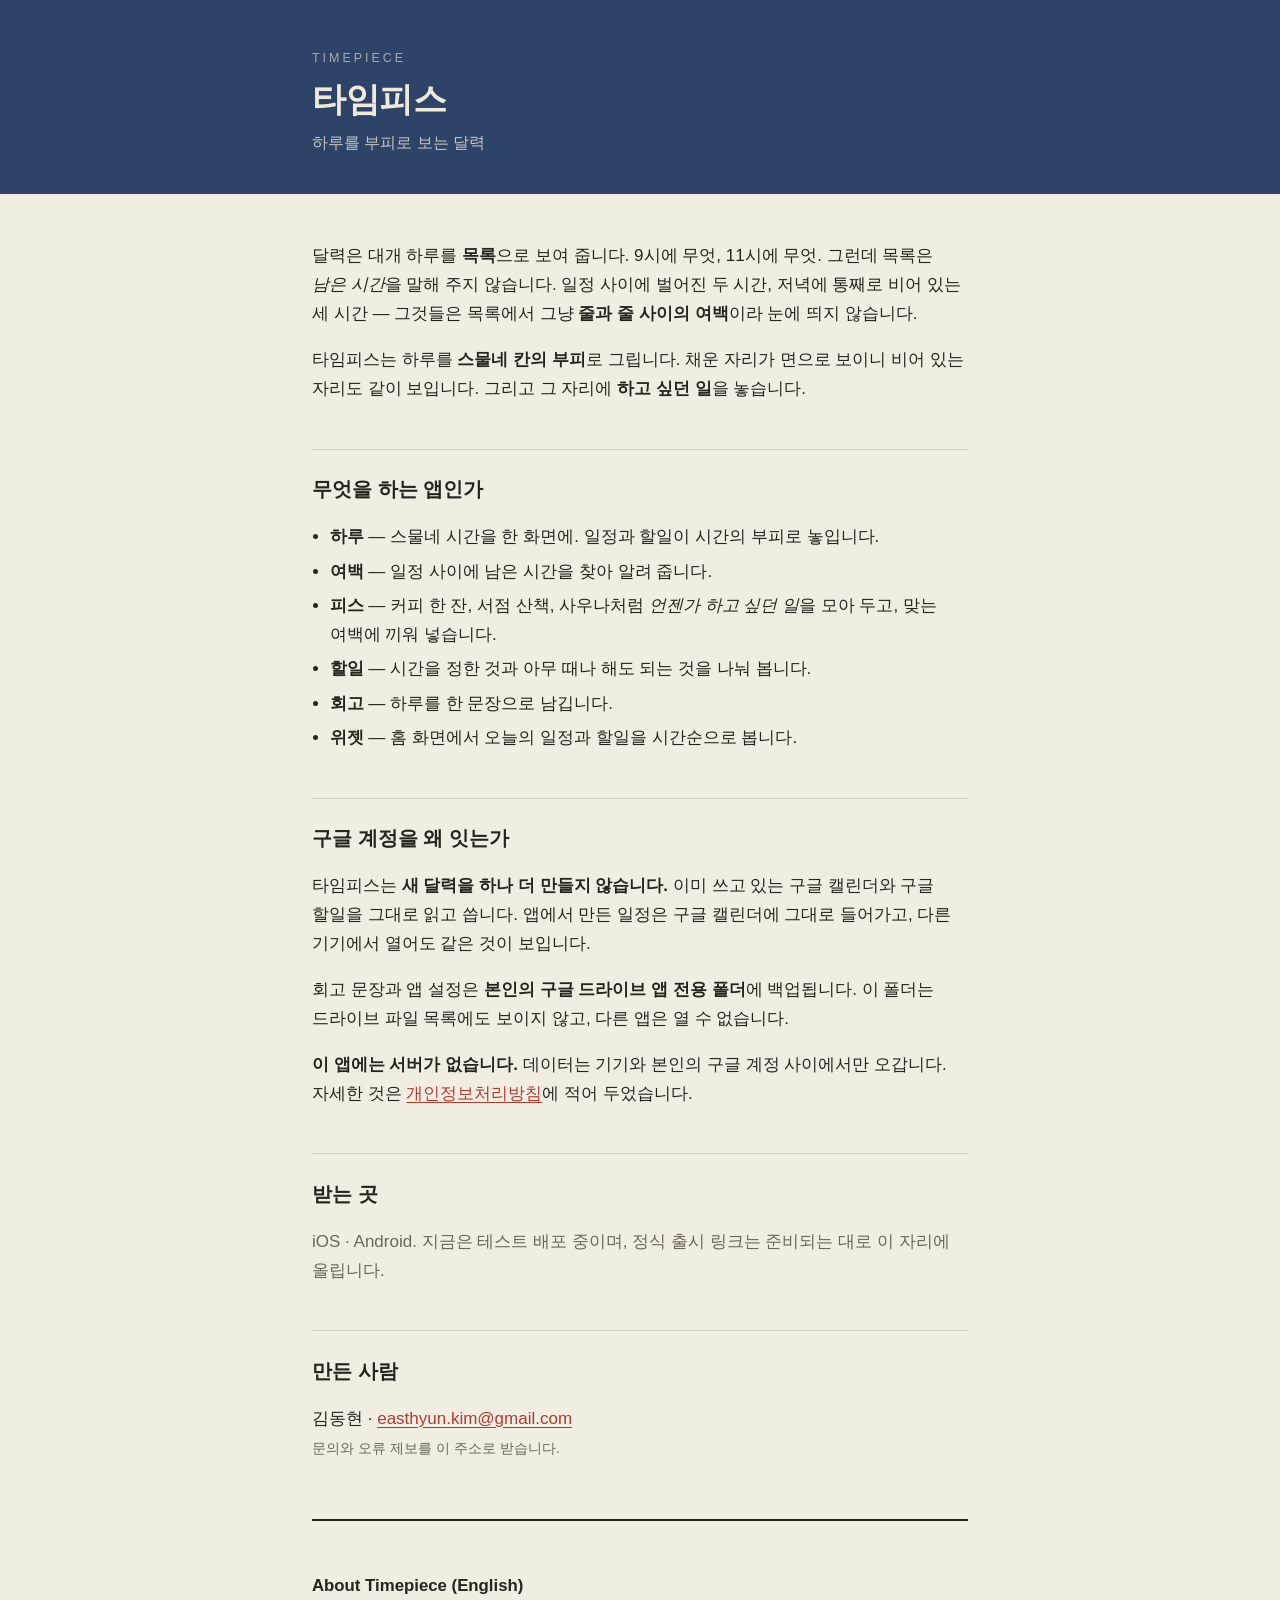
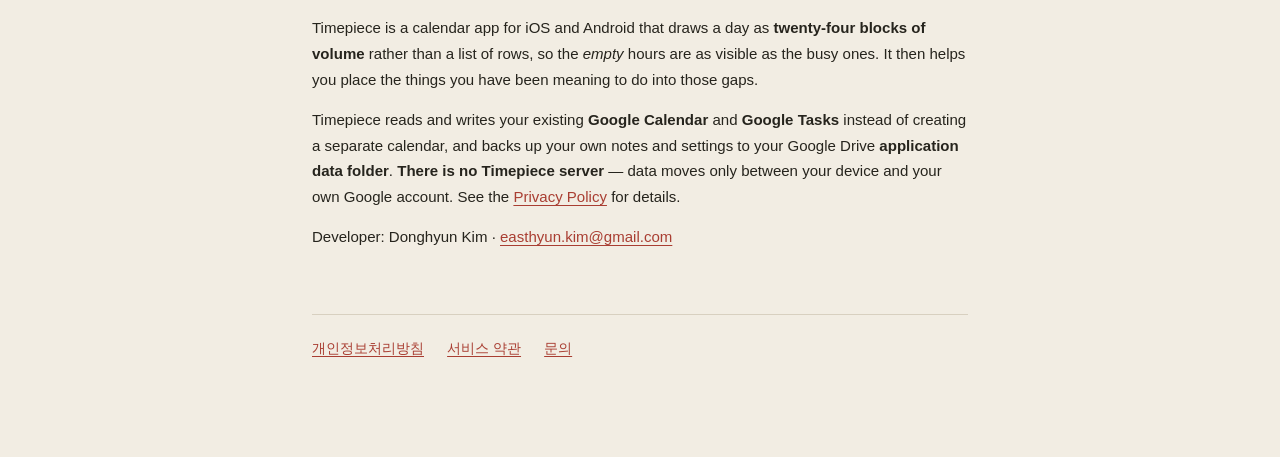
<file: index.html>
<!DOCTYPE html>
<html lang="ko">
<head>
<meta charset="utf-8">
<meta name="viewport" content="width=device-width, initial-scale=1">
<title>타임피스 — 하루를 부피로 보는 달력</title>
<meta name="description" content="타임피스는 하루를 스물네 칸의 부피로 보여 주는 iOS·안드로이드 달력 앱입니다. 남은 여백을 찾아 하고 싶던 일을 그 자리에 놓습니다.">
<link rel="stylesheet" href="style.css">
</head>
<body>

<header class="band">
  <div class="wrap">
    <p class="mark">Timepiece</p>
    <h1>타임피스</h1>
    <p>하루를 부피로 보는 달력</p>
  </div>
</header>

<main class="wrap">

<p>달력은 대개 하루를 <strong>목록</strong>으로 보여 줍니다. 9시에 무엇, 11시에 무엇.
그런데 목록은 <em>남은 시간</em>을 말해 주지 않습니다. 일정 사이에 벌어진 두 시간,
저녁에 통째로 비어 있는 세 시간 — 그것들은 목록에서 그냥 <strong>줄과 줄 사이의 여백</strong>이라
눈에 띄지 않습니다.</p>

<p>타임피스는 하루를 <strong>스물네 칸의 부피</strong>로 그립니다. 채운 자리가 면으로 보이니
비어 있는 자리도 같이 보입니다. 그리고 그 자리에 <strong>하고 싶던 일</strong>을 놓습니다.</p>

<h2>무엇을 하는 앱인가</h2>
<ul>
  <li><strong>하루</strong> — 스물네 시간을 한 화면에. 일정과 할일이 시간의 부피로 놓입니다.</li>
  <li><strong>여백</strong> — 일정 사이에 남은 시간을 찾아 알려 줍니다.</li>
  <li><strong>피스</strong> — 커피 한 잔, 서점 산책, 사우나처럼 <em>언젠가 하고 싶던 일</em>을
      모아 두고, 맞는 여백에 끼워 넣습니다.</li>
  <li><strong>할일</strong> — 시간을 정한 것과 아무 때나 해도 되는 것을 나눠 봅니다.</li>
  <li><strong>회고</strong> — 하루를 한 문장으로 남깁니다.</li>
  <li><strong>위젯</strong> — 홈 화면에서 오늘의 일정과 할일을 시간순으로 봅니다.</li>
</ul>

<h2>구글 계정을 왜 잇는가</h2>

<p>타임피스는 <strong>새 달력을 하나 더 만들지 않습니다.</strong> 이미 쓰고 있는
구글 캘린더와 구글 할일을 그대로 읽고 씁니다. 앱에서 만든 일정은 구글 캘린더에 그대로
들어가고, 다른 기기에서 열어도 같은 것이 보입니다.</p>

<p>회고 문장과 앱 설정은 <strong>본인의 구글 드라이브 앱 전용 폴더</strong>에 백업됩니다.
이 폴더는 드라이브 파일 목록에도 보이지 않고, 다른 앱은 열 수 없습니다.</p>

<p><strong>이 앱에는 서버가 없습니다.</strong> 데이터는 기기와 본인의 구글 계정 사이에서만
오갑니다. 자세한 것은 <a href="privacy.html">개인정보처리방침</a>에 적어 두었습니다.</p>

<h2>받는 곳</h2>
<p class="mut">iOS · Android. 지금은 테스트 배포 중이며, 정식 출시 링크는 준비되는 대로
이 자리에 올립니다.</p>

<h2>만든 사람</h2>
<p>김동현 · <a href="mailto:easthyun.kim@gmail.com">easthyun.kim@gmail.com</a><br>
<span class="mut small">문의와 오류 제보를 이 주소로 받습니다.</span></p>

<div class="en">
  <h2>About Timepiece (English)</h2>
  <p>Timepiece is a calendar app for iOS and Android that draws a day as
  <strong>twenty-four blocks of volume</strong> rather than a list of rows, so the
  <em>empty</em> hours are as visible as the busy ones. It then helps you place the things
  you have been meaning to do into those gaps.</p>
  <p>Timepiece reads and writes your existing <strong>Google Calendar</strong> and
  <strong>Google Tasks</strong> instead of creating a separate calendar, and backs up your
  own notes and settings to your Google Drive <strong>application data folder</strong>.
  <strong>There is no Timepiece server</strong> — data moves only between your device and
  your own Google account. See the <a href="privacy.html">Privacy Policy</a> for details.</p>
  <p>Developer: Donghyun Kim ·
  <a href="mailto:easthyun.kim@gmail.com">easthyun.kim@gmail.com</a></p>
</div>

<footer>
  <a href="privacy.html">개인정보처리방침</a>
  <a href="terms.html">서비스 약관</a>
  <a href="mailto:easthyun.kim@gmail.com">문의</a>
</footer>

</main>
</body>
</html>
</file>
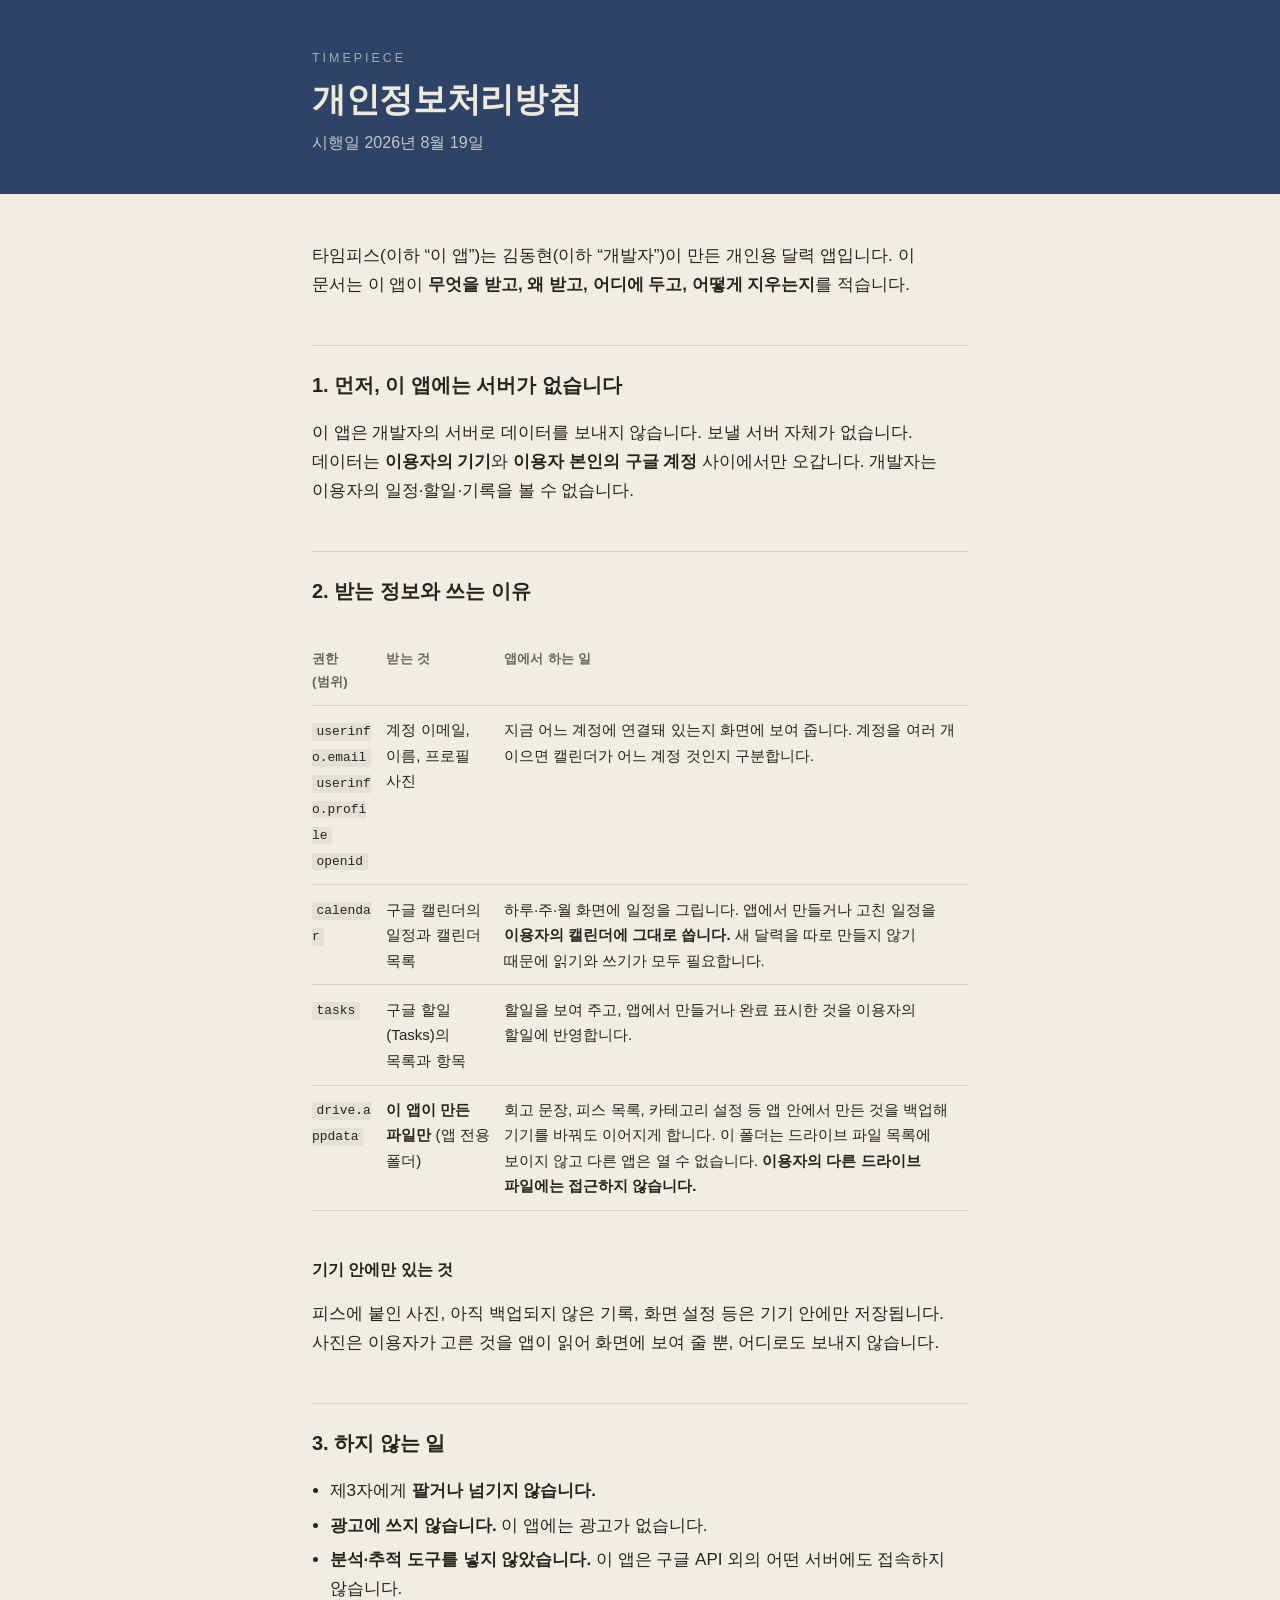
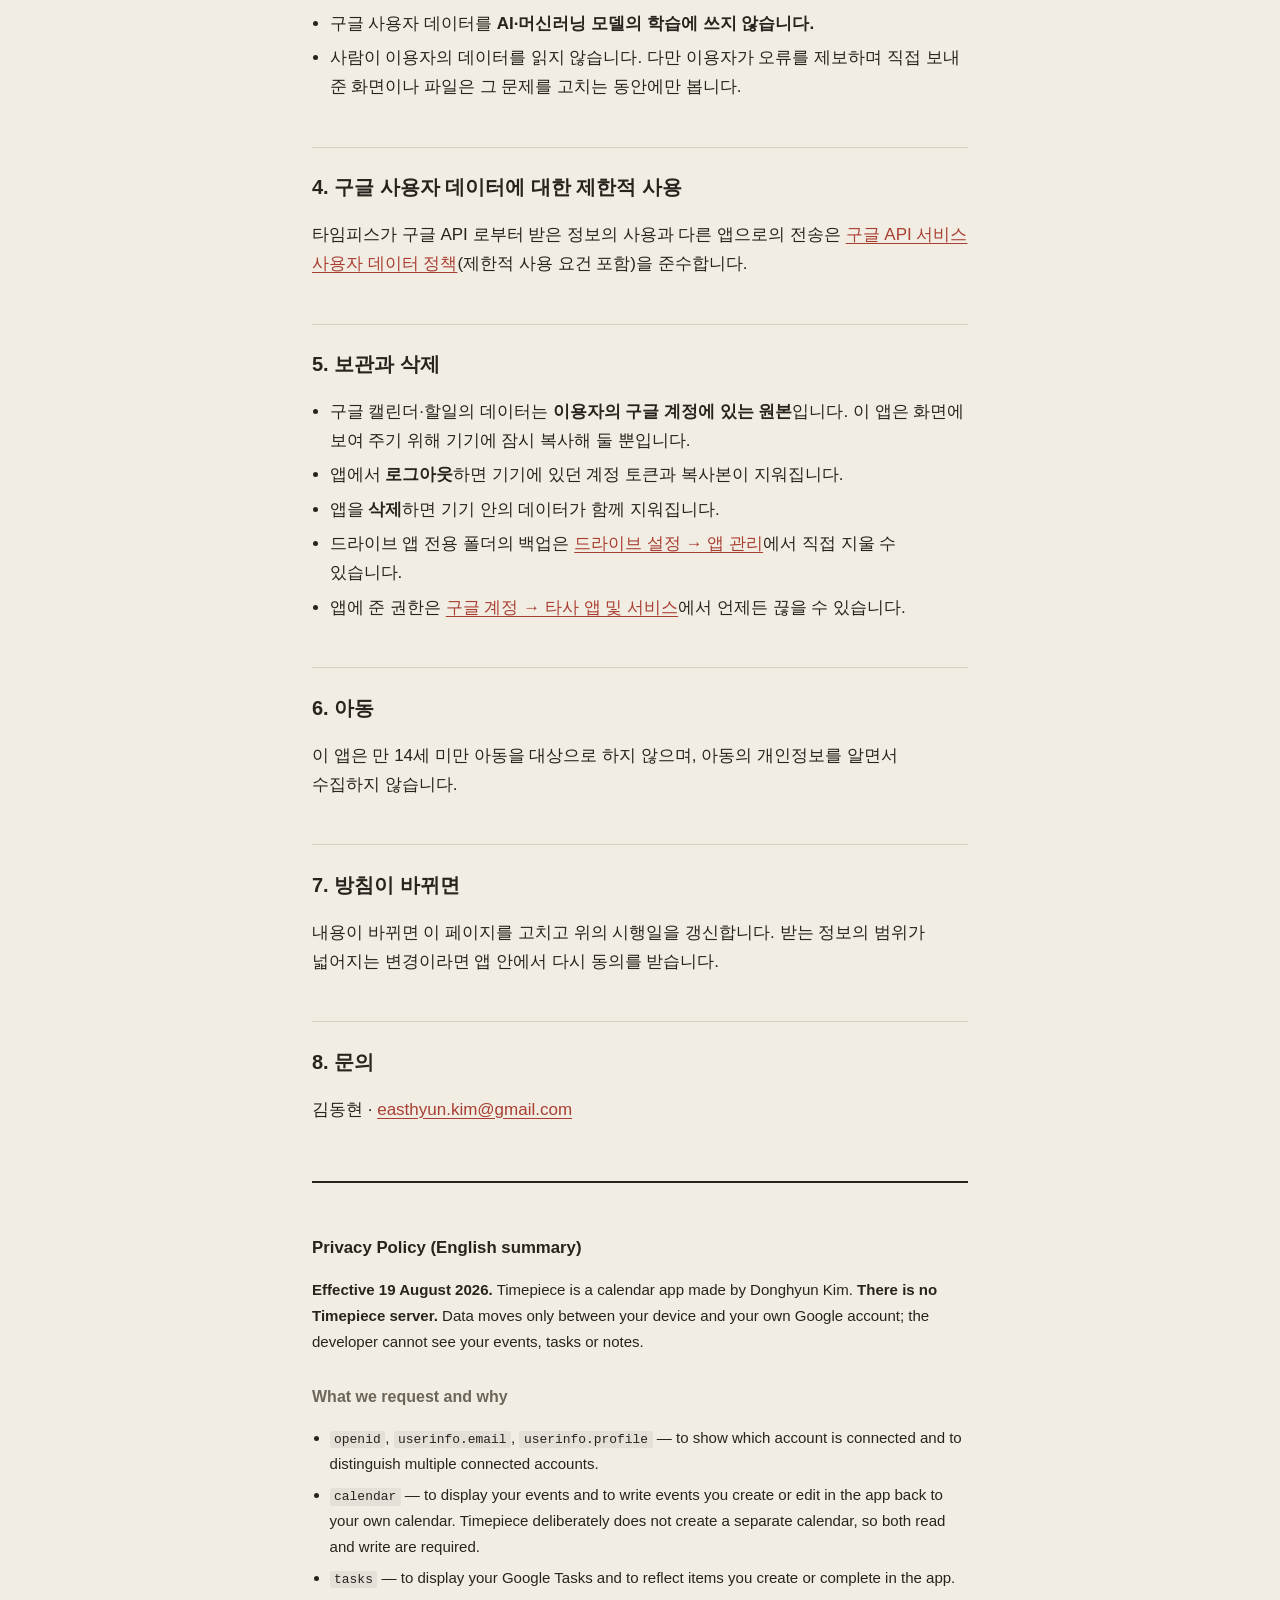
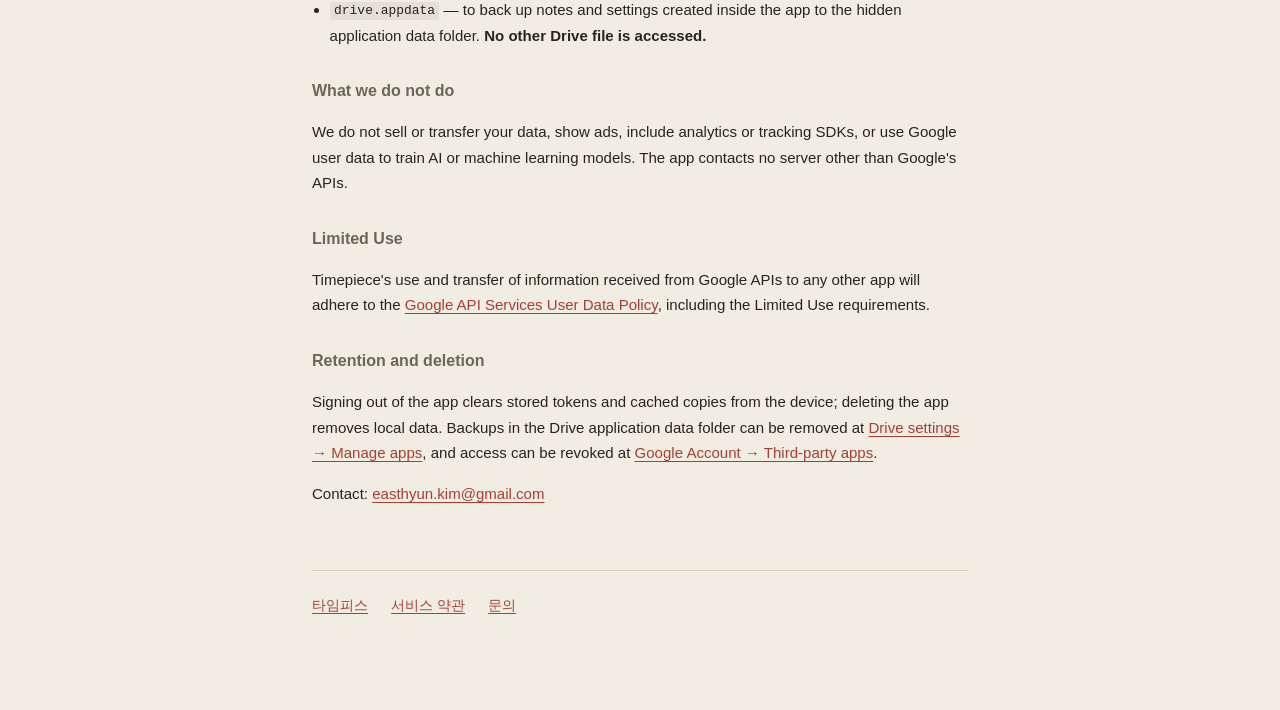
<file: privacy.html>
<!DOCTYPE html>
<html lang="ko">
<head>
<meta charset="utf-8">
<meta name="viewport" content="width=device-width, initial-scale=1">
<title>개인정보처리방침 — 타임피스</title>
<meta name="description" content="타임피스 앱의 개인정보처리방침. 어떤 데이터를 왜 받고, 어디에 두고, 어떻게 지우는지.">
<link rel="stylesheet" href="style.css">
</head>
<body>

<header class="band">
  <div class="wrap">
    <p class="mark">Timepiece</p>
    <h1>개인정보처리방침</h1>
    <p>시행일 2026년 8월 19일</p>
  </div>
</header>

<main class="wrap">

<p>타임피스(이하 “이 앱”)는 김동현(이하 “개발자”)이 만든 개인용 달력 앱입니다.
이 문서는 이 앱이 <strong>무엇을 받고, 왜 받고, 어디에 두고, 어떻게 지우는지</strong>를 적습니다.</p>

<h2>1. 먼저, 이 앱에는 서버가 없습니다</h2>

<p>이 앱은 개발자의 서버로 데이터를 보내지 않습니다. 보낼 서버 자체가 없습니다.
데이터는 <strong>이용자의 기기</strong>와 <strong>이용자 본인의 구글 계정</strong> 사이에서만
오갑니다. 개발자는 이용자의 일정·할일·기록을 볼 수 없습니다.</p>

<h2>2. 받는 정보와 쓰는 이유</h2>

<div class="tablewrap">
<table>
<thead>
<tr><th>권한 (범위)</th><th>받는 것</th><th>앱에서 하는 일</th></tr>
</thead>
<tbody>
<tr>
  <td><code>userinfo.email</code><br><code>userinfo.profile</code><br><code>openid</code></td>
  <td>계정 이메일, 이름, 프로필 사진</td>
  <td>지금 어느 계정에 연결돼 있는지 화면에 보여 줍니다. 계정을 여러 개 이으면
      캘린더가 어느 계정 것인지 구분합니다.</td>
</tr>
<tr>
  <td><code>calendar</code></td>
  <td>구글 캘린더의 일정과 캘린더 목록</td>
  <td>하루·주·월 화면에 일정을 그립니다. 앱에서 만들거나 고친 일정을
      <strong>이용자의 캘린더에 그대로 씁니다.</strong> 새 달력을 따로 만들지 않기 때문에
      읽기와 쓰기가 모두 필요합니다.</td>
</tr>
<tr>
  <td><code>tasks</code></td>
  <td>구글 할일(Tasks)의 목록과 항목</td>
  <td>할일을 보여 주고, 앱에서 만들거나 완료 표시한 것을 이용자의 할일에 반영합니다.</td>
</tr>
<tr>
  <td><code>drive.appdata</code></td>
  <td><strong>이 앱이 만든 파일만</strong> (앱 전용 폴더)</td>
  <td>회고 문장, 피스 목록, 카테고리 설정 등 앱 안에서 만든 것을 백업해
      기기를 바꿔도 이어지게 합니다. 이 폴더는 드라이브 파일 목록에 보이지 않고
      다른 앱은 열 수 없습니다. <strong>이용자의 다른 드라이브 파일에는 접근하지 않습니다.</strong></td>
</tr>
</tbody>
</table>
</div>

<h3>기기 안에만 있는 것</h3>
<p>피스에 붙인 사진, 아직 백업되지 않은 기록, 화면 설정 등은 기기 안에만 저장됩니다.
사진은 이용자가 고른 것을 앱이 읽어 화면에 보여 줄 뿐, 어디로도 보내지 않습니다.</p>

<h2>3. 하지 않는 일</h2>
<ul>
  <li>제3자에게 <strong>팔거나 넘기지 않습니다.</strong></li>
  <li><strong>광고에 쓰지 않습니다.</strong> 이 앱에는 광고가 없습니다.</li>
  <li><strong>분석·추적 도구를 넣지 않았습니다.</strong> 이 앱은 구글 API 외의 어떤 서버에도
      접속하지 않습니다.</li>
  <li>구글 사용자 데이터를 <strong>AI·머신러닝 모델의 학습에 쓰지 않습니다.</strong></li>
  <li>사람이 이용자의 데이터를 읽지 않습니다. 다만 이용자가 오류를 제보하며 직접 보내 준
      화면이나 파일은 그 문제를 고치는 동안에만 봅니다.</li>
</ul>

<h2>4. 구글 사용자 데이터에 대한 제한적 사용</h2>

<p>타임피스가 구글 API 로부터 받은 정보의 사용과 다른 앱으로의 전송은
<a href="https://developers.google.com/terms/api-services-user-data-policy" target="_blank" rel="noopener">구글
API 서비스 사용자 데이터 정책</a>(제한적 사용 요건 포함)을 준수합니다.</p>

<h2>5. 보관과 삭제</h2>
<ul>
  <li>구글 캘린더·할일의 데이터는 <strong>이용자의 구글 계정에 있는 원본</strong>입니다.
      이 앱은 화면에 보여 주기 위해 기기에 잠시 복사해 둘 뿐입니다.</li>
  <li>앱에서 <strong>로그아웃</strong>하면 기기에 있던 계정 토큰과 복사본이 지워집니다.</li>
  <li>앱을 <strong>삭제</strong>하면 기기 안의 데이터가 함께 지워집니다.</li>
  <li>드라이브 앱 전용 폴더의 백업은
      <a href="https://drive.google.com/drive/settings" target="_blank" rel="noopener">드라이브 설정 →
      앱 관리</a>에서 직접 지울 수 있습니다.</li>
  <li>앱에 준 권한은
      <a href="https://myaccount.google.com/permissions" target="_blank" rel="noopener">구글 계정 →
      타사 앱 및 서비스</a>에서 언제든 끊을 수 있습니다.</li>
</ul>

<h2>6. 아동</h2>
<p>이 앱은 만 14세 미만 아동을 대상으로 하지 않으며, 아동의 개인정보를 알면서 수집하지 않습니다.</p>

<h2>7. 방침이 바뀌면</h2>
<p>내용이 바뀌면 이 페이지를 고치고 위의 시행일을 갱신합니다. 받는 정보의 범위가 넓어지는
변경이라면 앱 안에서 다시 동의를 받습니다.</p>

<h2>8. 문의</h2>
<p>김동현 · <a href="mailto:easthyun.kim@gmail.com">easthyun.kim@gmail.com</a></p>

<div class="en">
  <h2>Privacy Policy (English summary)</h2>
  <p><strong>Effective 19 August 2026.</strong> Timepiece is a calendar app made by
  Donghyun Kim. <strong>There is no Timepiece server.</strong> Data moves only between your
  device and your own Google account; the developer cannot see your events, tasks or notes.</p>

  <h3>What we request and why</h3>
  <ul>
    <li><code>openid</code>, <code>userinfo.email</code>, <code>userinfo.profile</code> —
    to show which account is connected and to distinguish multiple connected accounts.</li>
    <li><code>calendar</code> — to display your events and to write events you create or edit
    in the app back to your own calendar. Timepiece deliberately does not create a separate
    calendar, so both read and write are required.</li>
    <li><code>tasks</code> — to display your Google Tasks and to reflect items you create or
    complete in the app.</li>
    <li><code>drive.appdata</code> — to back up notes and settings created inside the app to
    the hidden application data folder. <strong>No other Drive file is accessed.</strong></li>
  </ul>

  <h3>What we do not do</h3>
  <p>We do not sell or transfer your data, show ads, include analytics or tracking SDKs, or
  use Google user data to train AI or machine learning models. The app contacts no server
  other than Google's APIs.</p>

  <h3>Limited Use</h3>
  <p>Timepiece's use and transfer of information received from Google APIs to any other app
  will adhere to the
  <a href="https://developers.google.com/terms/api-services-user-data-policy" target="_blank" rel="noopener">Google
  API Services User Data Policy</a>, including the Limited Use requirements.</p>

  <h3>Retention and deletion</h3>
  <p>Signing out of the app clears stored tokens and cached copies from the device;
  deleting the app removes local data. Backups in the Drive application data folder can be
  removed at <a href="https://drive.google.com/drive/settings" target="_blank" rel="noopener">Drive
  settings → Manage apps</a>, and access can be revoked at
  <a href="https://myaccount.google.com/permissions" target="_blank" rel="noopener">Google
  Account → Third-party apps</a>.</p>

  <p>Contact: <a href="mailto:easthyun.kim@gmail.com">easthyun.kim@gmail.com</a></p>
</div>

<footer>
  <a href="index.html">타임피스</a>
  <a href="terms.html">서비스 약관</a>
  <a href="mailto:easthyun.kim@gmail.com">문의</a>
</footer>

</main>
</body>
</html>
</file>
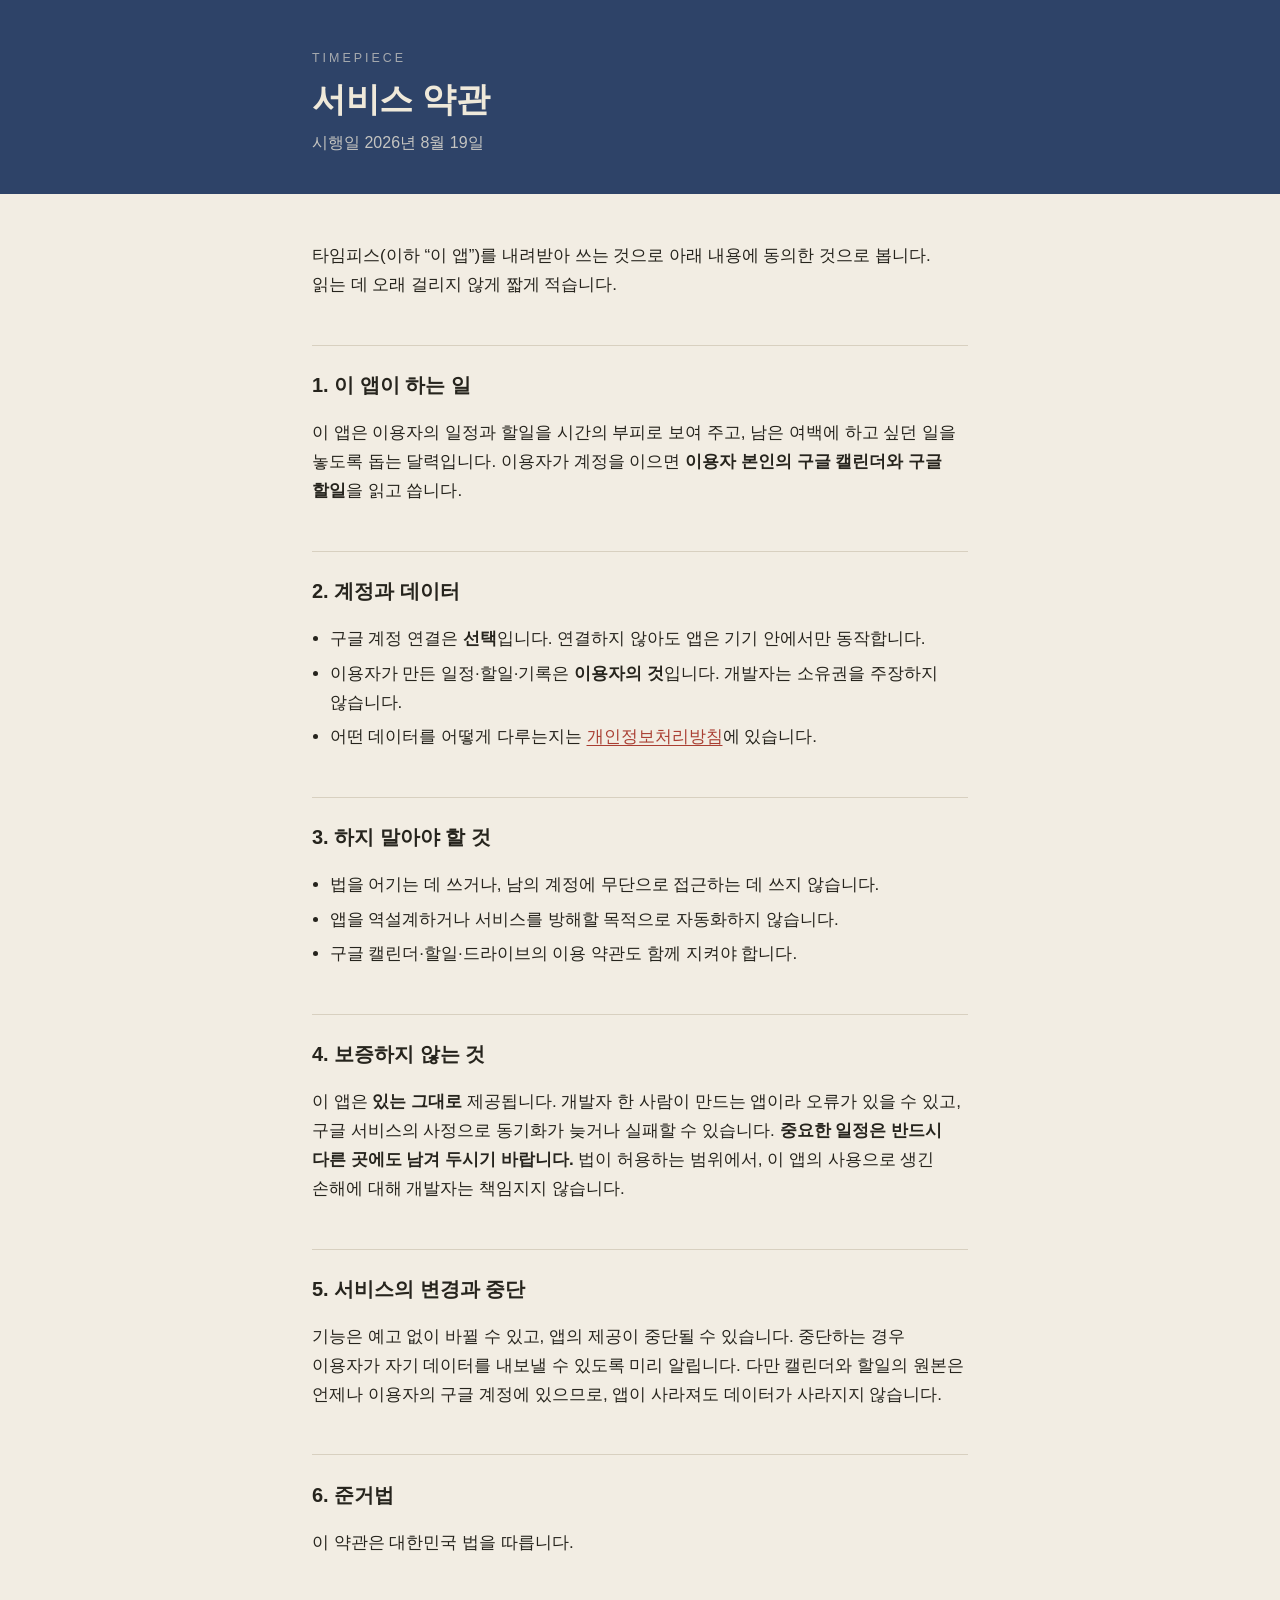
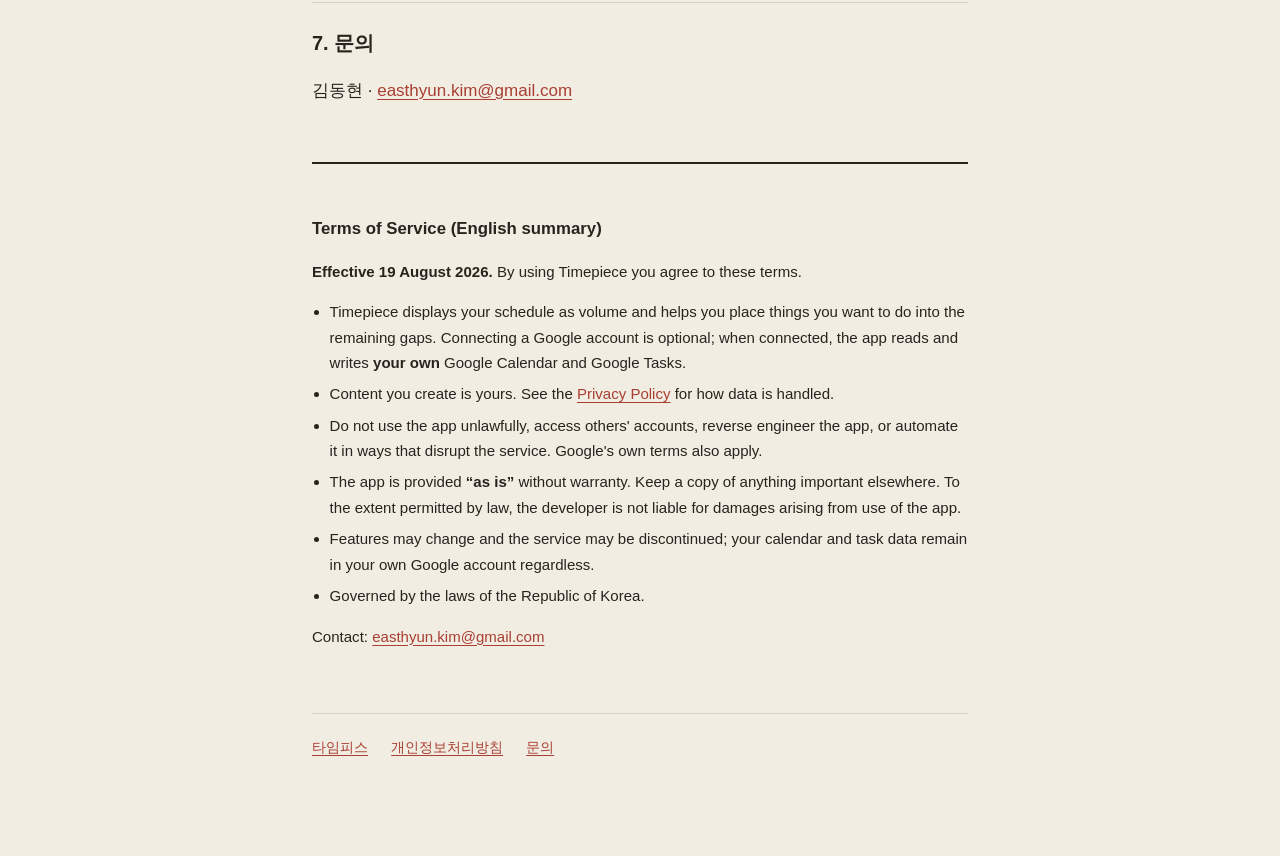
<file: terms.html>
<!DOCTYPE html>
<html lang="ko">
<head>
<meta charset="utf-8">
<meta name="viewport" content="width=device-width, initial-scale=1">
<title>서비스 약관 — 타임피스</title>
<meta name="description" content="타임피스 앱의 서비스 약관.">
<link rel="stylesheet" href="style.css">
</head>
<body>

<header class="band">
  <div class="wrap">
    <p class="mark">Timepiece</p>
    <h1>서비스 약관</h1>
    <p>시행일 2026년 8월 19일</p>
  </div>
</header>

<main class="wrap">

<p>타임피스(이하 “이 앱”)를 내려받아 쓰는 것으로 아래 내용에 동의한 것으로 봅니다.
읽는 데 오래 걸리지 않게 짧게 적습니다.</p>

<h2>1. 이 앱이 하는 일</h2>
<p>이 앱은 이용자의 일정과 할일을 시간의 부피로 보여 주고, 남은 여백에 하고 싶던 일을
놓도록 돕는 달력입니다. 이용자가 계정을 이으면 <strong>이용자 본인의 구글 캘린더와
구글 할일</strong>을 읽고 씁니다.</p>

<h2>2. 계정과 데이터</h2>
<ul>
  <li>구글 계정 연결은 <strong>선택</strong>입니다. 연결하지 않아도 앱은 기기 안에서만
      동작합니다.</li>
  <li>이용자가 만든 일정·할일·기록은 <strong>이용자의 것</strong>입니다. 개발자는
      소유권을 주장하지 않습니다.</li>
  <li>어떤 데이터를 어떻게 다루는지는 <a href="privacy.html">개인정보처리방침</a>에 있습니다.</li>
</ul>

<h2>3. 하지 말아야 할 것</h2>
<ul>
  <li>법을 어기는 데 쓰거나, 남의 계정에 무단으로 접근하는 데 쓰지 않습니다.</li>
  <li>앱을 역설계하거나 서비스를 방해할 목적으로 자동화하지 않습니다.</li>
  <li>구글 캘린더·할일·드라이브의 이용 약관도 함께 지켜야 합니다.</li>
</ul>

<h2>4. 보증하지 않는 것</h2>
<p>이 앱은 <strong>있는 그대로</strong> 제공됩니다. 개발자 한 사람이 만드는 앱이라
오류가 있을 수 있고, 구글 서비스의 사정으로 동기화가 늦거나 실패할 수 있습니다.
<strong>중요한 일정은 반드시 다른 곳에도 남겨 두시기 바랍니다.</strong>
법이 허용하는 범위에서, 이 앱의 사용으로 생긴 손해에 대해 개발자는 책임지지 않습니다.</p>

<h2>5. 서비스의 변경과 중단</h2>
<p>기능은 예고 없이 바뀔 수 있고, 앱의 제공이 중단될 수 있습니다. 중단하는 경우
이용자가 자기 데이터를 내보낼 수 있도록 미리 알립니다. 다만 캘린더와 할일의 원본은
언제나 이용자의 구글 계정에 있으므로, 앱이 사라져도 데이터가 사라지지 않습니다.</p>

<h2>6. 준거법</h2>
<p>이 약관은 대한민국 법을 따릅니다.</p>

<h2>7. 문의</h2>
<p>김동현 · <a href="mailto:easthyun.kim@gmail.com">easthyun.kim@gmail.com</a></p>

<div class="en">
  <h2>Terms of Service (English summary)</h2>
  <p><strong>Effective 19 August 2026.</strong> By using Timepiece you agree to these terms.</p>
  <ul>
    <li>Timepiece displays your schedule as volume and helps you place things you want to do
    into the remaining gaps. Connecting a Google account is optional; when connected, the app
    reads and writes <strong>your own</strong> Google Calendar and Google Tasks.</li>
    <li>Content you create is yours. See the <a href="privacy.html">Privacy Policy</a> for
    how data is handled.</li>
    <li>Do not use the app unlawfully, access others' accounts, reverse engineer the app, or
    automate it in ways that disrupt the service. Google's own terms also apply.</li>
    <li>The app is provided <strong>“as is”</strong> without warranty. Keep a copy of anything
    important elsewhere. To the extent permitted by law, the developer is not liable for
    damages arising from use of the app.</li>
    <li>Features may change and the service may be discontinued; your calendar and task data
    remain in your own Google account regardless.</li>
    <li>Governed by the laws of the Republic of Korea.</li>
  </ul>
  <p>Contact: <a href="mailto:easthyun.kim@gmail.com">easthyun.kim@gmail.com</a></p>
</div>

<footer>
  <a href="index.html">타임피스</a>
  <a href="privacy.html">개인정보처리방침</a>
  <a href="mailto:easthyun.kim@gmail.com">문의</a>
</footer>

</main>
</body>
</html>
</file>
<file: style.css>
:root {
  --paper: #F2EDE3;
  --ink: #26241D;
  --mut: #6B655A;
  --line: #D8D0C0;
  --accent: #A93E32;
  --plane: #2E4368;
}

@media (prefers-color-scheme: dark) {
  :root {
    --paper: #1A1916;
    --ink: #EFE9DA;
    --mut: #9A9382;
    --line: #35322B;
    --accent: #E0906F;
    --plane: #2E4368;
  }
}

* { box-sizing: border-box; }

html { -webkit-text-size-adjust: 100%; }

body {
  margin: 0;
  background: var(--paper);
  color: var(--ink);
  font-family: -apple-system, BlinkMacSystemFont, "Pretendard", "Apple SD Gothic Neo",
    "Noto Sans KR", "Segoe UI", Roboto, sans-serif;
  font-size: 17px;
  line-height: 1.7;
  word-break: keep-all;
}

/* 왼쪽 기준선 하나. 앱과 같은 규칙이다 */
.wrap {
  max-width: 44rem;
  margin: 0 auto;
  padding: 0 1.5rem 6rem;
}

header.band {
  background: var(--plane);
  color: #EFE9DA;
  padding: 3rem 0 2.4rem;
  margin-bottom: 3rem;
}

header.band .wrap { padding-bottom: 0; }

header.band .mark {
  font-size: 0.78rem;
  letter-spacing: 0.24em;
  text-transform: uppercase;
  color: rgba(239, 233, 218, 0.62);
  margin: 0 0 0.6rem;
}

header.band h1 {
  font-size: 2.1rem;
  line-height: 1.25;
  margin: 0 0 0.5rem;
  font-weight: 700;
  letter-spacing: -0.01em;
}

header.band p {
  margin: 0;
  color: rgba(239, 233, 218, 0.78);
  font-size: 1rem;
}

h2 {
  font-size: 1.25rem;
  margin: 2.8rem 0 0.8rem;
  padding-top: 1.4rem;
  border-top: 1px solid var(--line);
  font-weight: 700;
}

h3 {
  font-size: 1rem;
  margin: 1.8rem 0 0.4rem;
  font-weight: 700;
}

p, li { color: var(--ink); }

ul { padding-left: 1.1rem; }

li { margin: 0.35rem 0; }

.mut { color: var(--mut); }

.small { font-size: 0.9rem; }

a { color: var(--accent); text-underline-offset: 3px; }

code {
  font-family: ui-monospace, SFMono-Regular, Menlo, monospace;
  font-size: 0.86em;
  background: rgba(128, 128, 128, 0.13);
  padding: 0.1em 0.35em;
  border-radius: 2px;
  word-break: break-all;
}

table {
  width: 100%;
  border-collapse: collapse;
  margin: 1rem 0;
  font-size: 0.94rem;
}

th, td {
  text-align: left;
  vertical-align: top;
  padding: 0.7rem 0.8rem 0.7rem 0;
  border-bottom: 1px solid var(--line);
}

th { color: var(--mut); font-weight: 600; font-size: 0.84rem; letter-spacing: 0.02em; }

.tablewrap { overflow-x: auto; }

.en {
  margin-top: 3.5rem;
  padding-top: 1.6rem;
  border-top: 2px solid var(--ink);
  color: var(--mut);
  font-size: 0.94rem;
}

.en h2 { border-top: none; padding-top: 0; margin-top: 1.6rem; font-size: 1.05rem; color: var(--ink); }

footer {
  margin-top: 4rem;
  padding-top: 1.4rem;
  border-top: 1px solid var(--line);
  color: var(--mut);
  font-size: 0.88rem;
}

footer a { margin-right: 1.2rem; }
</file>
